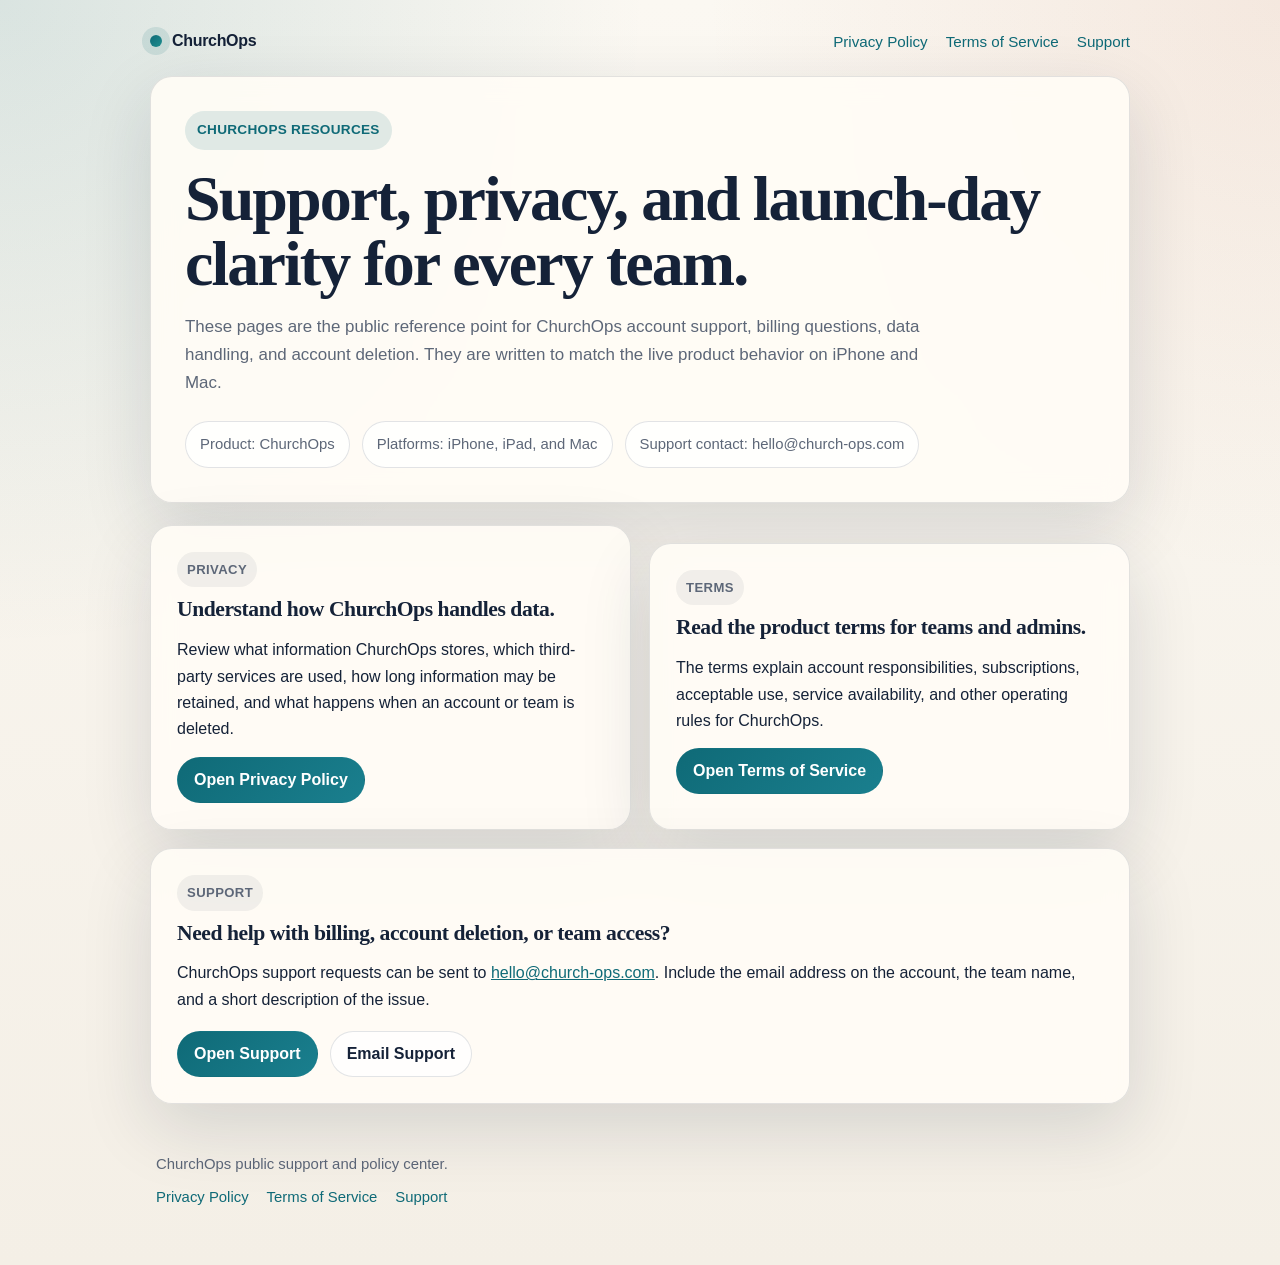
<file: index.html>
<!DOCTYPE html>
<html lang="en">
<head>
  <meta charset="utf-8">
  <meta name="viewport" content="width=device-width, initial-scale=1">
  <title>ChurchOps | Support and Policies</title>
  <meta name="description" content="ChurchOps support, privacy, and terms resources for iPhone and Mac users.">
  <link rel="stylesheet" href="/styles.css">
</head>
<body>
  <div class="page-shell">
    <div class="topbar">
      <a class="brand" href="/">
        <span class="brand-mark"></span>
        <span>ChurchOps</span>
      </a>
      <div class="top-links">
        <a href="/privacy.html">Privacy Policy</a>
        <a href="/terms.html">Terms of Service</a>
        <a href="/support.html">Support</a>
      </div>
    </div>

    <section class="hero">
      <div class="eyebrow">ChurchOps Resources</div>
      <h1>Support, privacy, and launch-day clarity for every team.</h1>
      <p class="lead">
        These pages are the public reference point for ChurchOps account support, billing questions,
        data handling, and account deletion. They are written to match the live product behavior on
        iPhone and Mac.
      </p>
      <div class="hero-meta">
        <div class="meta-chip">Product: ChurchOps</div>
        <div class="meta-chip">Platforms: iPhone, iPad, and Mac</div>
        <div class="meta-chip">Support contact: hello@church-ops.com</div>
      </div>
    </section>

    <div class="two-up">
      <article class="content-card">
        <div class="section-label">Privacy</div>
        <h2>Understand how ChurchOps handles data.</h2>
        <p>
          Review what information ChurchOps stores, which third-party services are used, how long
          information may be retained, and what happens when an account or team is deleted.
        </p>
        <p><a class="button-link primary" href="/privacy.html">Open Privacy Policy</a></p>
      </article>

      <article class="content-card">
        <div class="section-label">Terms</div>
        <h2>Read the product terms for teams and admins.</h2>
        <p>
          The terms explain account responsibilities, subscriptions, acceptable use, service
          availability, and other operating rules for ChurchOps.
        </p>
        <p><a class="button-link primary" href="/terms.html">Open Terms of Service</a></p>
      </article>
    </div>

    <article class="content-card" style="margin-top: 18px;">
      <div class="section-label">Support</div>
      <h2>Need help with billing, account deletion, or team access?</h2>
      <p>
        ChurchOps support requests can be sent to <a href="mailto:hello@church-ops.com">hello@church-ops.com</a>.
        Include the email address on the account, the team name, and a short description of the issue.
      </p>
      <div class="support-actions">
        <a class="button-link primary" href="/support.html">Open Support</a>
        <a class="button-link secondary" href="mailto:hello@church-ops.com">Email Support</a>
      </div>
    </article>

    <footer class="footer">
      <div>ChurchOps public support and policy center.</div>
      <div class="footer-links">
        <a href="/privacy.html">Privacy Policy</a>
        <a href="/terms.html">Terms of Service</a>
        <a href="/support.html">Support</a>
      </div>
    </footer>
  </div>
</body>
</html>
</file>
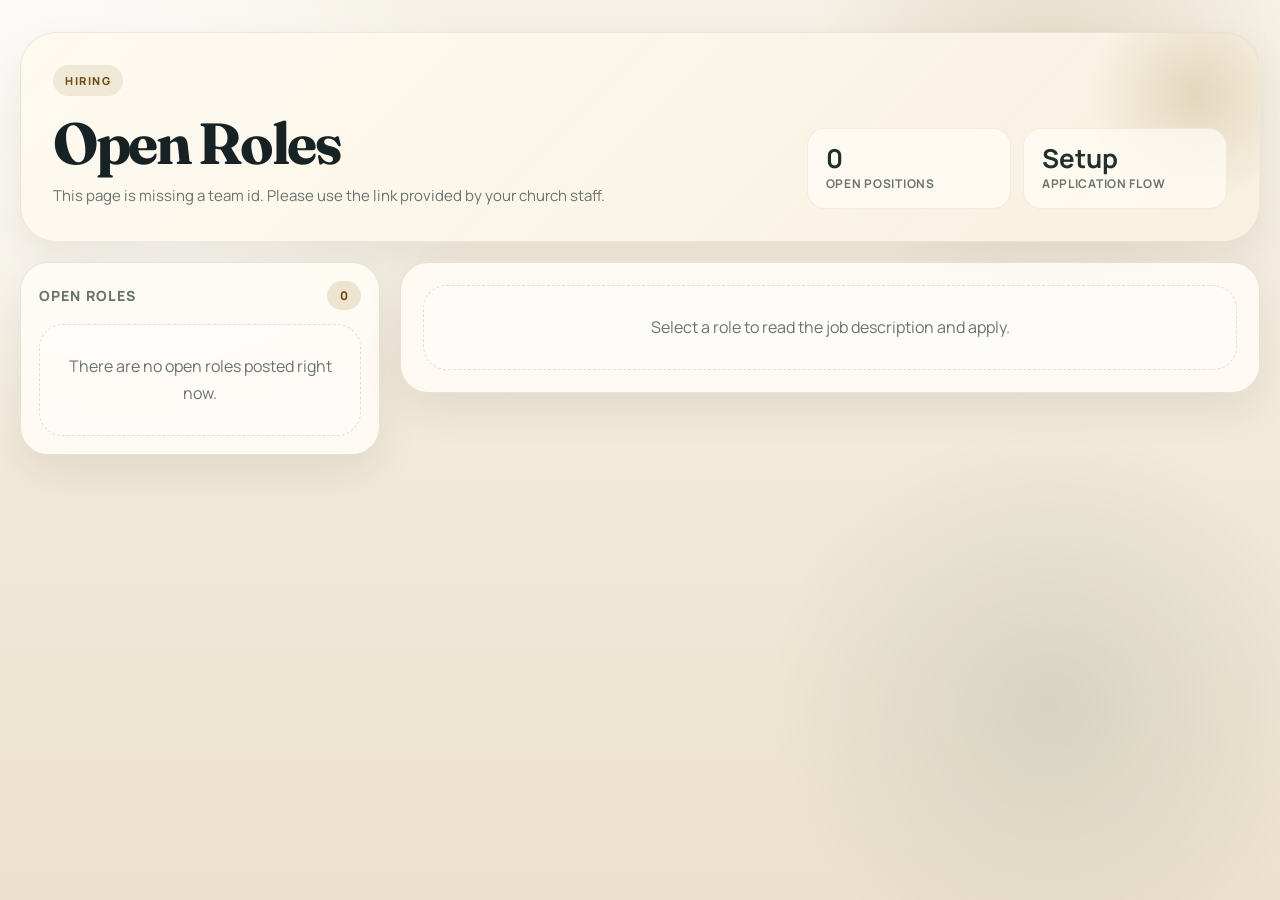
<file: jobs.html>
<!DOCTYPE html>
<html lang="en">
<head>
  <meta charset="UTF-8" />
  <title>Open Roles - ChurchOps</title>
  <meta name="viewport" content="width=device-width, initial-scale=1" />
  <link rel="preconnect" href="https://fonts.googleapis.com" />
  <link rel="preconnect" href="https://fonts.gstatic.com" crossorigin />
  <link
    href="https://fonts.googleapis.com/css2?family=Fraunces:opsz,wght@9..144,600;9..144,700&family=Manrope:wght@400;500;600;700;800&display=swap"
    rel="stylesheet"
  />
  <style>
    :root {
      --bg: #f4efe5;
      --bg-strong: #e6dcc8;
      --surface: rgba(255, 252, 246, 0.88);
      --surface-strong: #fffaf1;
      --surface-muted: #efe6d6;
      --border: rgba(101, 82, 44, 0.14);
      --text-main: #1e2a2a;
      --text-muted: #6a746f;
      --accent: #8f6a28;
      --accent-dark: #6d4d16;
      --accent-soft: rgba(143, 106, 40, 0.12);
      --success-bg: #e8f4ea;
      --success-border: #aac9b1;
      --success-text: #1f5d33;
      --danger-bg: #faece9;
      --danger-border: #e7b5ab;
      --danger-text: #8b3327;
      --shadow: 0 18px 40px rgba(47, 35, 14, 0.08);
      --radius-xl: 28px;
      --radius-lg: 22px;
      --radius-md: 16px;
      --radius-sm: 12px;
      --max-page: 1240px;
    }

    * {
      box-sizing: border-box;
    }

    html {
      background:
        radial-gradient(circle at top left, rgba(255, 255, 255, 0.7), transparent 30%),
        linear-gradient(180deg, #f6f1e6 0%, #ece1cd 100%);
    }

    body {
      margin: 0;
      min-height: 100vh;
      font-family: "Manrope", system-ui, sans-serif;
      color: var(--text-main);
      background: transparent;
    }

    body::before {
      content: "";
      position: fixed;
      inset: 0;
      background:
        radial-gradient(circle at 15% 20%, rgba(255, 255, 255, 0.6), transparent 22%),
        radial-gradient(circle at 82% 8%, rgba(143, 106, 40, 0.16), transparent 18%),
        radial-gradient(circle at 82% 78%, rgba(56, 91, 76, 0.12), transparent 22%);
      pointer-events: none;
    }

    .page {
      position: relative;
      width: min(calc(100% - 32px), var(--max-page));
      margin: 0 auto;
      padding: 32px 0 48px;
    }

    .hero {
      position: relative;
      overflow: hidden;
      border-radius: 36px;
      padding: 32px;
      margin-bottom: 20px;
      background:
        linear-gradient(135deg, rgba(255, 250, 241, 0.96), rgba(247, 239, 223, 0.92)),
        #fffaf1;
      border: 1px solid rgba(105, 84, 47, 0.1);
      box-shadow: var(--shadow);
    }

    .hero::after {
      content: "";
      position: absolute;
      right: -48px;
      top: -48px;
      width: 220px;
      height: 220px;
      border-radius: 50%;
      background: radial-gradient(circle, rgba(143, 106, 40, 0.2), transparent 70%);
      pointer-events: none;
    }

    .eyebrow {
      display: inline-flex;
      align-items: center;
      gap: 8px;
      padding: 8px 12px;
      border-radius: 999px;
      background: var(--accent-soft);
      color: var(--accent-dark);
      text-transform: uppercase;
      letter-spacing: 0.14em;
      font-size: 11px;
      font-weight: 800;
    }

    .hero-grid {
      position: relative;
      z-index: 1;
      display: grid;
      grid-template-columns: minmax(0, 1.4fr) minmax(240px, 0.8fr);
      gap: 18px;
      align-items: end;
      margin-top: 18px;
    }

    h1 {
      margin: 0 0 10px;
      font-family: "Fraunces", serif;
      font-size: clamp(34px, 5vw, 58px);
      line-height: 1.02;
      letter-spacing: -0.04em;
      color: #172225;
    }

    .hero-copy {
      margin: 0;
      max-width: 720px;
      color: var(--text-muted);
      font-size: 15px;
      line-height: 1.7;
    }

    .hero-stats {
      display: grid;
      grid-template-columns: repeat(2, minmax(0, 1fr));
      gap: 12px;
    }

    .hero-stat {
      padding: 16px 18px;
      border-radius: 18px;
      background: rgba(255, 252, 246, 0.72);
      border: 1px solid rgba(105, 84, 47, 0.08);
    }

    .hero-stat strong {
      display: block;
      font-size: 26px;
      line-height: 1;
      margin-bottom: 4px;
      color: #21302d;
    }

    .hero-stat span {
      display: block;
      font-size: 12px;
      letter-spacing: 0.06em;
      text-transform: uppercase;
      color: var(--text-muted);
      font-weight: 700;
    }

    .layout {
      display: grid;
      grid-template-columns: minmax(280px, 360px) minmax(0, 1fr);
      gap: 20px;
      align-items: start;
    }

    .panel {
      background: var(--surface);
      backdrop-filter: blur(16px);
      border-radius: var(--radius-xl);
      border: 1px solid var(--border);
      box-shadow: var(--shadow);
    }

    .jobs-panel {
      padding: 18px;
      position: sticky;
      top: 20px;
    }

    .panel-header {
      display: flex;
      justify-content: space-between;
      align-items: center;
      gap: 10px;
      margin-bottom: 14px;
    }

    .panel-title {
      margin: 0;
      font-size: 14px;
      letter-spacing: 0.08em;
      text-transform: uppercase;
      color: var(--text-muted);
      font-weight: 800;
    }

    .count-pill {
      display: inline-flex;
      align-items: center;
      justify-content: center;
      min-width: 34px;
      padding: 6px 10px;
      border-radius: 999px;
      background: #efe4cf;
      color: var(--accent-dark);
      font-size: 12px;
      font-weight: 800;
    }

    .jobs-list {
      display: flex;
      flex-direction: column;
      gap: 12px;
    }

    .job-card {
      border: 1px solid transparent;
      border-radius: 20px;
      padding: 18px 18px 16px;
      background: rgba(255, 255, 255, 0.58);
      cursor: pointer;
      transition: transform 0.16s ease, border-color 0.16s ease, box-shadow 0.16s ease, background 0.16s ease;
    }

    .job-card:hover {
      transform: translateY(-1px);
      border-color: rgba(143, 106, 40, 0.18);
      box-shadow: 0 16px 30px rgba(47, 35, 14, 0.06);
    }

    .job-card.is-selected {
      border-color: rgba(143, 106, 40, 0.34);
      background: #fff8ee;
      box-shadow: 0 18px 28px rgba(47, 35, 14, 0.08);
    }

    .job-card h2 {
      margin: 0 0 8px;
      font-size: 18px;
      line-height: 1.28;
      color: #1d2a2d;
    }

    .job-card-summary {
      margin: 0 0 12px;
      color: var(--text-muted);
      font-size: 13px;
      line-height: 1.6;
      display: -webkit-box;
      -webkit-line-clamp: 4;
      -webkit-box-orient: vertical;
      overflow: hidden;
    }

    .job-meta {
      display: flex;
      flex-wrap: wrap;
      gap: 8px;
    }

    .meta-chip {
      display: inline-flex;
      align-items: center;
      gap: 6px;
      padding: 7px 10px;
      border-radius: 999px;
      background: #f4ecdc;
      color: #5c5a49;
      font-size: 11px;
      font-weight: 800;
      letter-spacing: 0.04em;
      text-transform: uppercase;
    }

    .detail-panel {
      padding: 22px;
    }

    .detail-shell {
      display: none;
      animation: fade-slide 180ms ease;
    }

    .detail-shell.is-visible {
      display: block;
    }

    .detail-header {
      display: flex;
      flex-wrap: wrap;
      justify-content: space-between;
      gap: 16px;
      align-items: flex-start;
      margin-bottom: 18px;
    }

    .detail-header h2 {
      margin: 0 0 8px;
      font-family: "Fraunces", serif;
      font-size: clamp(28px, 3vw, 42px);
      line-height: 1.04;
      letter-spacing: -0.04em;
      color: #162225;
    }

    .detail-summary {
      margin: 0;
      max-width: 680px;
      color: var(--text-muted);
      font-size: 15px;
      line-height: 1.7;
    }

    .detail-grid {
      display: grid;
      grid-template-columns: minmax(0, 1.1fr) minmax(320px, 0.92fr);
      gap: 18px;
      align-items: start;
    }

    .content-card,
    .apply-card {
      background: rgba(255, 255, 255, 0.62);
      border: 1px solid rgba(105, 84, 47, 0.1);
      border-radius: 24px;
      padding: 22px;
    }

    .section-title {
      display: flex;
      align-items: center;
      gap: 8px;
      margin: 0 0 12px;
      font-size: 13px;
      text-transform: uppercase;
      letter-spacing: 0.12em;
      color: var(--accent-dark);
      font-weight: 800;
    }

    .prose {
      color: #334241;
      font-size: 15px;
      line-height: 1.8;
      white-space: pre-wrap;
    }

    .stack {
      display: flex;
      flex-direction: column;
      gap: 18px;
    }

    .bullet-list {
      margin: 0;
      padding-left: 18px;
      color: #334241;
      font-size: 15px;
      line-height: 1.8;
    }

    .bullet-list li + li {
      margin-top: 8px;
    }

    .field-grid {
      display: grid;
      grid-template-columns: repeat(2, minmax(0, 1fr));
      gap: 12px;
      margin-bottom: 12px;
    }

    .field {
      display: flex;
      flex-direction: column;
      gap: 6px;
      min-width: 0;
    }

    .field.full {
      grid-column: 1 / -1;
    }

    label {
      display: block;
      color: #273432;
      font-size: 13px;
      font-weight: 700;
    }

    label .req {
      color: #a14831;
    }

    input[type="text"],
    input[type="email"],
    input[type="tel"],
    textarea {
      width: 100%;
      border: 1px solid rgba(105, 84, 47, 0.16);
      border-radius: 14px;
      background: #fffdf8;
      color: var(--text-main);
      font: inherit;
      padding: 13px 14px;
      transition: border-color 0.16s ease, box-shadow 0.16s ease, transform 0.16s ease;
      resize: vertical;
      min-height: 52px;
    }

    textarea {
      min-height: 120px;
    }

    input:focus,
    textarea:focus {
      outline: none;
      border-color: rgba(143, 106, 40, 0.5);
      box-shadow: 0 0 0 4px rgba(143, 106, 40, 0.12);
      transform: translateY(-1px);
    }

    .file-field {
      display: flex;
      flex-direction: column;
      gap: 8px;
    }

    input[type="file"] {
      font: inherit;
      color: #4d5856;
    }

    .field-help {
      color: var(--text-muted);
      font-size: 12px;
      line-height: 1.5;
    }

    .banner {
      display: none;
      border-radius: 16px;
      padding: 14px 16px;
      margin-bottom: 14px;
      font-size: 14px;
      line-height: 1.6;
    }

    .banner.is-visible {
      display: block;
    }

    .banner.error {
      background: var(--danger-bg);
      border: 1px solid var(--danger-border);
      color: var(--danger-text);
    }

    .banner.success {
      background: var(--success-bg);
      border: 1px solid var(--success-border);
      color: var(--success-text);
    }

    .button-row {
      display: flex;
      align-items: center;
      justify-content: space-between;
      gap: 12px;
      margin-top: 18px;
    }

    .button-row .field-help {
      max-width: 280px;
    }

    .button-primary {
      appearance: none;
      border: none;
      border-radius: 999px;
      background: linear-gradient(135deg, var(--accent) 0%, var(--accent-dark) 100%);
      color: #fffdf8;
      font: inherit;
      font-weight: 800;
      padding: 13px 22px;
      cursor: pointer;
      box-shadow: 0 14px 22px rgba(88, 60, 14, 0.22);
      transition: transform 0.16s ease, box-shadow 0.16s ease, opacity 0.16s ease;
    }

    .button-primary:hover {
      transform: translateY(-1px);
      box-shadow: 0 18px 26px rgba(88, 60, 14, 0.26);
    }

    .button-primary:disabled {
      cursor: default;
      opacity: 0.6;
      transform: none;
      box-shadow: none;
    }

    .empty-state,
    .loading-state {
      border-radius: 24px;
      border: 1px dashed rgba(105, 84, 47, 0.18);
      padding: 28px;
      text-align: center;
      color: var(--text-muted);
      background: rgba(255, 255, 255, 0.42);
      line-height: 1.7;
    }

    .hidden {
      display: none !important;
    }

    @keyframes fade-slide {
      from {
        opacity: 0;
        transform: translateY(8px);
      }
      to {
        opacity: 1;
        transform: translateY(0);
      }
    }

    @media (max-width: 980px) {
      .hero-grid,
      .layout,
      .detail-grid {
        grid-template-columns: 1fr;
      }

      .jobs-panel {
        position: static;
      }
    }

    @media (max-width: 680px) {
      .page {
        width: min(calc(100% - 20px), var(--max-page));
        padding-top: 20px;
      }

      .hero,
      .detail-panel,
      .jobs-panel,
      .content-card,
      .apply-card {
        border-radius: 22px;
      }

      .hero {
        padding: 24px 20px;
      }

      .field-grid,
      .hero-stats {
        grid-template-columns: 1fr;
      }

      .button-row {
        flex-direction: column;
        align-items: stretch;
      }

      .button-row .field-help {
        max-width: none;
      }
    }
  </style>
</head>
<body>
  <div class="page">
    <section class="hero">
      <div class="eyebrow" id="boardBrandLabel">Hiring</div>
      <div class="hero-grid">
        <div>
          <h1 id="boardTitle">Open Roles</h1>
          <p class="hero-copy" id="boardSubtitle">
            Explore current openings and apply online for the role that fits you best.
          </p>
        </div>
        <div class="hero-stats">
          <div class="hero-stat">
            <strong id="heroJobCount">0</strong>
            <span>Open positions</span>
          </div>
          <div class="hero-stat">
            <strong id="heroReadyLabel">Live</strong>
            <span>Application flow</span>
          </div>
        </div>
      </div>
    </section>

    <div class="layout">
      <aside class="panel jobs-panel">
        <div class="panel-header">
          <h2 class="panel-title">Open roles</h2>
          <div class="count-pill" id="jobsCountPill">0</div>
        </div>
        <div id="jobsList" class="jobs-list"></div>
        <div id="jobsEmptyState" class="empty-state hidden">
          There are no open roles posted right now.
        </div>
      </aside>

      <main class="panel detail-panel">
        <div id="loadingState" class="loading-state">
          Loading current opportunities…
        </div>

        <div id="disabledState" class="empty-state hidden">
          This jobs board is currently unavailable.
        </div>

        <div id="noSelectionState" class="empty-state hidden">
          Select a role to read the job description and apply.
        </div>

        <div id="jobDetail" class="detail-shell">
          <div class="detail-header">
            <div>
              <h2 id="jobTitle"></h2>
              <p class="detail-summary" id="jobSummary"></p>
            </div>
            <div class="job-meta" id="jobMeta"></div>
          </div>

          <div class="detail-grid">
            <section class="content-card stack">
              <div>
                <h3 class="section-title">Role overview</h3>
                <div class="prose" id="jobOverview"></div>
              </div>

              <div id="scheduleSection" class="hidden">
                <h3 class="section-title">Schedule</h3>
                <div class="prose" id="jobSchedule"></div>
              </div>

              <div id="responsibilitiesSection" class="hidden">
                <h3 class="section-title">Responsibilities</h3>
                <ul class="bullet-list" id="jobResponsibilities"></ul>
              </div>

              <div id="requirementsSection" class="hidden">
                <h3 class="section-title">Requirements</h3>
                <ul class="bullet-list" id="jobRequirements"></ul>
              </div>
            </section>

            <section class="apply-card">
              <h3 class="section-title">Apply now</h3>
              <div id="errorBanner" class="banner error"></div>
              <div id="successBanner" class="banner success"></div>

              <form id="applicationForm" novalidate>
                <div class="field-grid">
                  <div class="field">
                    <label for="applicantName">Full name <span class="req">*</span></label>
                    <input id="applicantName" type="text" autocomplete="name" required />
                  </div>
                  <div class="field">
                    <label for="applicantEmail">Email <span class="req">*</span></label>
                    <input id="applicantEmail" type="email" autocomplete="email" required />
                  </div>
                  <div class="field">
                    <label for="applicantPhone">Phone <span class="req">*</span></label>
                    <input id="applicantPhone" type="tel" inputmode="numeric" autocomplete="tel-national" placeholder="423-555-0107" maxlength="14" required />
                  </div>
                  <div class="field full">
                    <label for="availability">Availability <span class="req">*</span></label>
                    <textarea
                      id="availability"
                      placeholder="Share your typical availability, your preferred schedule, and when you could start."
                      required
                    ></textarea>
                  </div>
                  <div class="field full">
                    <label for="references">References <span class="req">*</span></label>
                    <textarea
                      id="references"
                      placeholder="List references with names, relationship, and phone or email contact info."
                      required
                    ></textarea>
                  </div>
                  <div class="field full file-field">
                    <label for="resumeFile">Resume <span class="req">*</span></label>
                    <input id="resumeFile" type="file" accept=".pdf,.doc,.docx,application/pdf,application/msword,application/vnd.openxmlformats-officedocument.wordprocessingml.document" required />
                    <div class="field-help">Upload a PDF, DOC, or DOCX file up to 10 MB.</div>
                  </div>
                </div>

                <div class="button-row">
                  <div class="field-help">
                    Your application is tied to this specific role. Once you submit, a confirmation email will be sent when available.
                  </div>
                  <button id="submitButton" class="button-primary" type="submit">Submit Application</button>
                </div>
              </form>
            </section>
          </div>
        </div>
      </main>
    </div>
  </div>

  <script>
    (function () {
      const BOARD_ENDPOINT = "https://us-central1-crswlkoperations.cloudfunctions.net/getPublicJobsBoard";
      const SUBMIT_ENDPOINT = "https://us-central1-crswlkoperations.cloudfunctions.net/submitJobApplication";
      const UPLOAD_ENDPOINT = "https://us-central1-crswlkoperations.cloudfunctions.net/uploadJobResume";

      const params = new URLSearchParams(window.location.search);
      const teamId = (params.get("teamId") || "").trim();
      const requestedSlug = (params.get("job") || "").trim().toLowerCase();

      const dom = {
        boardBrandLabel: document.getElementById("boardBrandLabel"),
        boardTitle: document.getElementById("boardTitle"),
        boardSubtitle: document.getElementById("boardSubtitle"),
        heroJobCount: document.getElementById("heroJobCount"),
        heroReadyLabel: document.getElementById("heroReadyLabel"),
        jobsCountPill: document.getElementById("jobsCountPill"),
        jobsList: document.getElementById("jobsList"),
        jobsEmptyState: document.getElementById("jobsEmptyState"),
        loadingState: document.getElementById("loadingState"),
        disabledState: document.getElementById("disabledState"),
        noSelectionState: document.getElementById("noSelectionState"),
        jobDetail: document.getElementById("jobDetail"),
        jobTitle: document.getElementById("jobTitle"),
        jobSummary: document.getElementById("jobSummary"),
        jobMeta: document.getElementById("jobMeta"),
        jobOverview: document.getElementById("jobOverview"),
        scheduleSection: document.getElementById("scheduleSection"),
        jobSchedule: document.getElementById("jobSchedule"),
        responsibilitiesSection: document.getElementById("responsibilitiesSection"),
        jobResponsibilities: document.getElementById("jobResponsibilities"),
        requirementsSection: document.getElementById("requirementsSection"),
        jobRequirements: document.getElementById("jobRequirements"),
        errorBanner: document.getElementById("errorBanner"),
        successBanner: document.getElementById("successBanner"),
        form: document.getElementById("applicationForm"),
        submitButton: document.getElementById("submitButton"),
        applicantName: document.getElementById("applicantName"),
        applicantEmail: document.getElementById("applicantEmail"),
        applicantPhone: document.getElementById("applicantPhone"),
        availability: document.getElementById("availability"),
        references: document.getElementById("references"),
        resumeFile: document.getElementById("resumeFile")
      };

      let boardDisabled = false;
      let jobs = [];
      let selectedJob = null;

      function formatLabel(value) {
        return String(value || "")
          .replace(/_/g, " ")
          .replace(/\b\w/g, function (match) { return match.toUpperCase(); });
      }

      function phoneDigits(value) {
        return String(value || "").replace(/\D+/g, "").slice(0, 10);
      }

      function formatPhoneNumber(value) {
        const digits = phoneDigits(value);
        if (digits.length <= 3) return digits;
        if (digits.length <= 6) return digits.slice(0, 3) + "-" + digits.slice(3);
        return digits.slice(0, 3) + "-" + digits.slice(3, 6) + "-" + digits.slice(6);
      }

      function hasValidPhoneNumber(value) {
        return phoneDigits(value).length === 10;
      }

      function readFileAsBase64(file) {
        return new Promise(function (resolve, reject) {
          const reader = new FileReader();
          reader.onerror = function () {
            reject(new Error("Unable to read the resume file."));
          };
          reader.onload = function () {
            const result = String(reader.result || "");
            const commaIndex = result.indexOf(",");
            resolve(commaIndex >= 0 ? result.slice(commaIndex + 1) : result);
          };
          reader.readAsDataURL(file);
        });
      }

      function showError(message) {
        dom.errorBanner.textContent = message;
        dom.errorBanner.classList.add("is-visible");
        dom.successBanner.classList.remove("is-visible");
      }

      function showSuccess(message) {
        dom.successBanner.textContent = message;
        dom.successBanner.classList.add("is-visible");
        dom.errorBanner.classList.remove("is-visible");
      }

      function clearMessages() {
        dom.errorBanner.classList.remove("is-visible");
        dom.successBanner.classList.remove("is-visible");
      }

      function setPrimaryState(state) {
        dom.loadingState.classList.toggle("hidden", state !== "loading");
        dom.disabledState.classList.toggle("hidden", state !== "disabled");
        dom.noSelectionState.classList.toggle("hidden", state !== "empty");
        dom.jobDetail.classList.toggle("is-visible", state === "detail");
      }

      function buildMetaChip(label) {
        const div = document.createElement("div");
        div.className = "meta-chip";
        div.textContent = label;
        return div;
      }

      function renderMeta(job) {
        dom.jobMeta.innerHTML = "";
        const chips = [];
        if (job.department) chips.push(job.department);
        if (job.locationName) chips.push(job.locationName);
        if (job.employmentType) chips.push(formatLabel(job.employmentType));
        if (job.workplaceType) chips.push(formatLabel(job.workplaceType));
        if (job.compensationSummary) chips.push(job.compensationSummary);

        chips.forEach(function (item) {
          dom.jobMeta.appendChild(buildMetaChip(item));
        });
      }

      function renderBulletList(element, items, wrapper) {
        element.innerHTML = "";
        const list = Array.isArray(items) ? items.filter(Boolean) : [];
        wrapper.classList.toggle("hidden", list.length === 0);
        list.forEach(function (item) {
          const li = document.createElement("li");
          li.textContent = item;
          element.appendChild(li);
        });
      }

      function renderJobsList() {
        dom.jobsList.innerHTML = "";
        dom.jobsCountPill.textContent = String(jobs.length);
        dom.heroJobCount.textContent = String(jobs.length);
        dom.jobsEmptyState.classList.toggle("hidden", jobs.length !== 0);

        jobs.forEach(function (job) {
          const button = document.createElement("button");
          button.type = "button";
          button.className = "job-card" + (selectedJob && selectedJob.id === job.id ? " is-selected" : "");

          const title = document.createElement("h2");
          title.textContent = job.title;
          button.appendChild(title);

          const summary = document.createElement("p");
          summary.className = "job-card-summary";
          summary.textContent = job.summary || "View the full job description and apply online.";
          button.appendChild(summary);

          const meta = document.createElement("div");
          meta.className = "job-meta";
          [job.department, job.locationName, job.employmentType && formatLabel(job.employmentType)].filter(Boolean).slice(0, 3).forEach(function (item) {
            meta.appendChild(buildMetaChip(item));
          });
          button.appendChild(meta);

          button.addEventListener("click", function () {
            selectJob(job);
          });

          dom.jobsList.appendChild(button);
        });
      }

      function updateUrl(job) {
        if (!window.history || !window.history.replaceState) return;
        const next = new URL(window.location.href);
        if (job && job.slug) {
          next.searchParams.set("job", job.slug);
        } else {
          next.searchParams.delete("job");
        }
        window.history.replaceState({}, "", next.toString());
      }

      function selectJob(job) {
        selectedJob = job || null;
        renderJobsList();

        if (!selectedJob) {
          if (boardDisabled) {
            setPrimaryState("disabled");
          } else {
            setPrimaryState("empty");
          }
          updateUrl(null);
          return;
        }

        clearMessages();
        dom.jobTitle.textContent = selectedJob.title || "Open role";
        dom.jobSummary.textContent = selectedJob.summary || "Review the role details and submit your application.";
        dom.jobOverview.textContent = selectedJob.overview || "";
        dom.jobSchedule.textContent = selectedJob.scheduleNotes || "";
        dom.scheduleSection.classList.toggle("hidden", !selectedJob.scheduleNotes);
        renderMeta(selectedJob);
        renderBulletList(dom.jobResponsibilities, selectedJob.responsibilities, dom.responsibilitiesSection);
        renderBulletList(dom.jobRequirements, selectedJob.requirements, dom.requirementsSection);
        dom.form.reset();
        setPrimaryState("detail");
        updateUrl(selectedJob);
      }

      function validateResumeFile(file) {
        if (!file) {
          return "Please upload your resume.";
        }
        if (!detectResumeContentType(file)) {
          return "Please upload a PDF, DOC, or DOCX resume.";
        }
        if (file.size > 10 * 1024 * 1024) {
          return "Please upload a resume under 10 MB.";
        }
        return "";
      }

      function detectResumeContentType(file) {
        const explicitType = String((file && file.type) || "").toLowerCase();
        if (explicitType === "application/pdf"
          || explicitType === "application/msword"
          || explicitType === "application/vnd.openxmlformats-officedocument.wordprocessingml.document") {
          return explicitType;
        }

        const name = String((file && file.name) || "").toLowerCase();
        if (name.endsWith(".pdf")) return "application/pdf";
        if (name.endsWith(".doc")) return "application/msword";
        if (name.endsWith(".docx")) return "application/vnd.openxmlformats-officedocument.wordprocessingml.document";
        return "";
      }

      async function uploadResume(file) {
        const requestId = "job_" + Date.now() + "_" + Math.random().toString(36).slice(2, 10);
        const fileDataBase64 = await readFileAsBase64(file);
        const response = await fetch(UPLOAD_ENDPOINT, {
          method: "POST",
          headers: { "Content-Type": "application/json" },
          body: JSON.stringify({
            teamId: teamId,
            clientRequestId: requestId,
            fileName: file.name || "resume",
            contentType: detectResumeContentType(file),
            fileDataBase64: fileDataBase64
          })
        });
        const data = await response.json().catch(function () { return {}; });
        if (!response.ok) {
          throw new Error(data.error || "Unable to upload your resume.");
        }
        return {
          filePath: data.resumePath,
          requestId: data.clientRequestId || requestId
        };
      }

      async function loadJobsBoard() {
        if (!teamId) {
          dom.boardSubtitle.textContent = "This page is missing a team id. Please use the link provided by your church staff.";
          dom.heroReadyLabel.textContent = "Setup";
          setPrimaryState("empty");
          dom.jobsEmptyState.classList.remove("hidden");
          dom.jobsList.innerHTML = "";
          dom.loadingState.classList.add("hidden");
          return;
        }

        try {
          const response = await fetch(BOARD_ENDPOINT, {
            method: "POST",
            headers: { "Content-Type": "application/json" },
            body: JSON.stringify({ teamId: teamId })
          });
          const data = await response.json().catch(function () { return {}; });

          if (!response.ok) {
            throw new Error(data.error || "Unable to load open roles.");
          }

          const board = data.board || {};
          boardDisabled = data.disabled === true;
          jobs = Array.isArray(data.jobs) ? data.jobs : [];

          dom.boardBrandLabel.textContent = board.publicBrandLabel || "Hiring";
          dom.boardTitle.textContent = board.publicTitle || "Open Roles";
          dom.boardSubtitle.textContent = board.publicSubtitle || "Explore current openings and apply online for the role that fits you best.";
          dom.heroReadyLabel.textContent = boardDisabled ? "Paused" : "Live";

          renderJobsList();

          if (boardDisabled) {
            selectJob(null);
            setPrimaryState("disabled");
            return;
          }

          if (!jobs.length) {
            selectJob(null);
            setPrimaryState("empty");
            return;
          }

          const match = jobs.find(function (job) {
            return String(job.slug || "").toLowerCase() === requestedSlug;
          });
          selectJob(match || jobs[0]);
        } catch (err) {
          console.error("loadJobsBoard error", err);
          dom.boardSubtitle.textContent = "We could not load the current opportunities right now. Please try again shortly.";
          dom.heroReadyLabel.textContent = "Offline";
          setPrimaryState("empty");
        } finally {
          dom.loadingState.classList.add("hidden");
        }
      }

      dom.form.addEventListener("submit", async function (event) {
        event.preventDefault();
        clearMessages();

        if (!teamId) {
          showError("This page is missing the team id. Please use the link provided by your church staff.");
          return;
        }
        if (!selectedJob) {
          showError("Select a role before submitting your application.");
          return;
        }

        const applicantName = dom.applicantName.value.trim();
        const applicantEmail = dom.applicantEmail.value.trim();
        const applicantPhone = formatPhoneNumber(dom.applicantPhone.value);
        const availability = dom.availability.value.trim();
        const references = dom.references.value.trim();
        const file = dom.resumeFile.files && dom.resumeFile.files[0] ? dom.resumeFile.files[0] : null;

        if (!applicantName) {
          showError("Please enter your full name.");
          return;
        }
        if (!applicantEmail || applicantEmail.indexOf("@") === -1) {
          showError("Please enter a valid email address.");
          return;
        }
        if (!hasValidPhoneNumber(applicantPhone)) {
          showError("Please enter a valid phone number.");
          return;
        }
        if (!availability) {
          showError("Please share your availability.");
          return;
        }
        if (!references) {
          showError("Please include your references.");
          return;
        }

        const fileError = validateResumeFile(file);
        if (fileError) {
          showError(fileError);
          return;
        }

        dom.submitButton.disabled = true;

        try {
          const upload = await uploadResume(file);
          const response = await fetch(SUBMIT_ENDPOINT, {
            method: "POST",
            headers: { "Content-Type": "application/json" },
            body: JSON.stringify({
              teamId: teamId,
              jobId: selectedJob.id,
              applicantName: applicantName,
              applicantEmail: applicantEmail,
              applicantPhone: applicantPhone,
              availability: availability,
              references: references,
              resumePath: upload.filePath,
              clientRequestId: upload.requestId
            })
          });

          const data = await response.json().catch(function () { return {}; });
          if (!response.ok) {
            throw new Error(data.error || "Unable to submit your application.");
          }

          dom.form.reset();
          dom.applicantPhone.value = "";
          showSuccess(
            data.confirmationEmailSent === false
              ? "Your application was submitted successfully."
              : "Your application was submitted successfully. Check your email for confirmation."
          );
        } catch (err) {
          console.error("submit application error", err);
          showError(err && err.message ? err.message : "Unable to submit your application right now.");
        } finally {
          dom.submitButton.disabled = false;
        }
      });

      dom.applicantPhone.addEventListener("input", function () {
        dom.applicantPhone.value = formatPhoneNumber(dom.applicantPhone.value);
      });

      loadJobsBoard();
    })();
  </script>
</body>
</html>
</file>
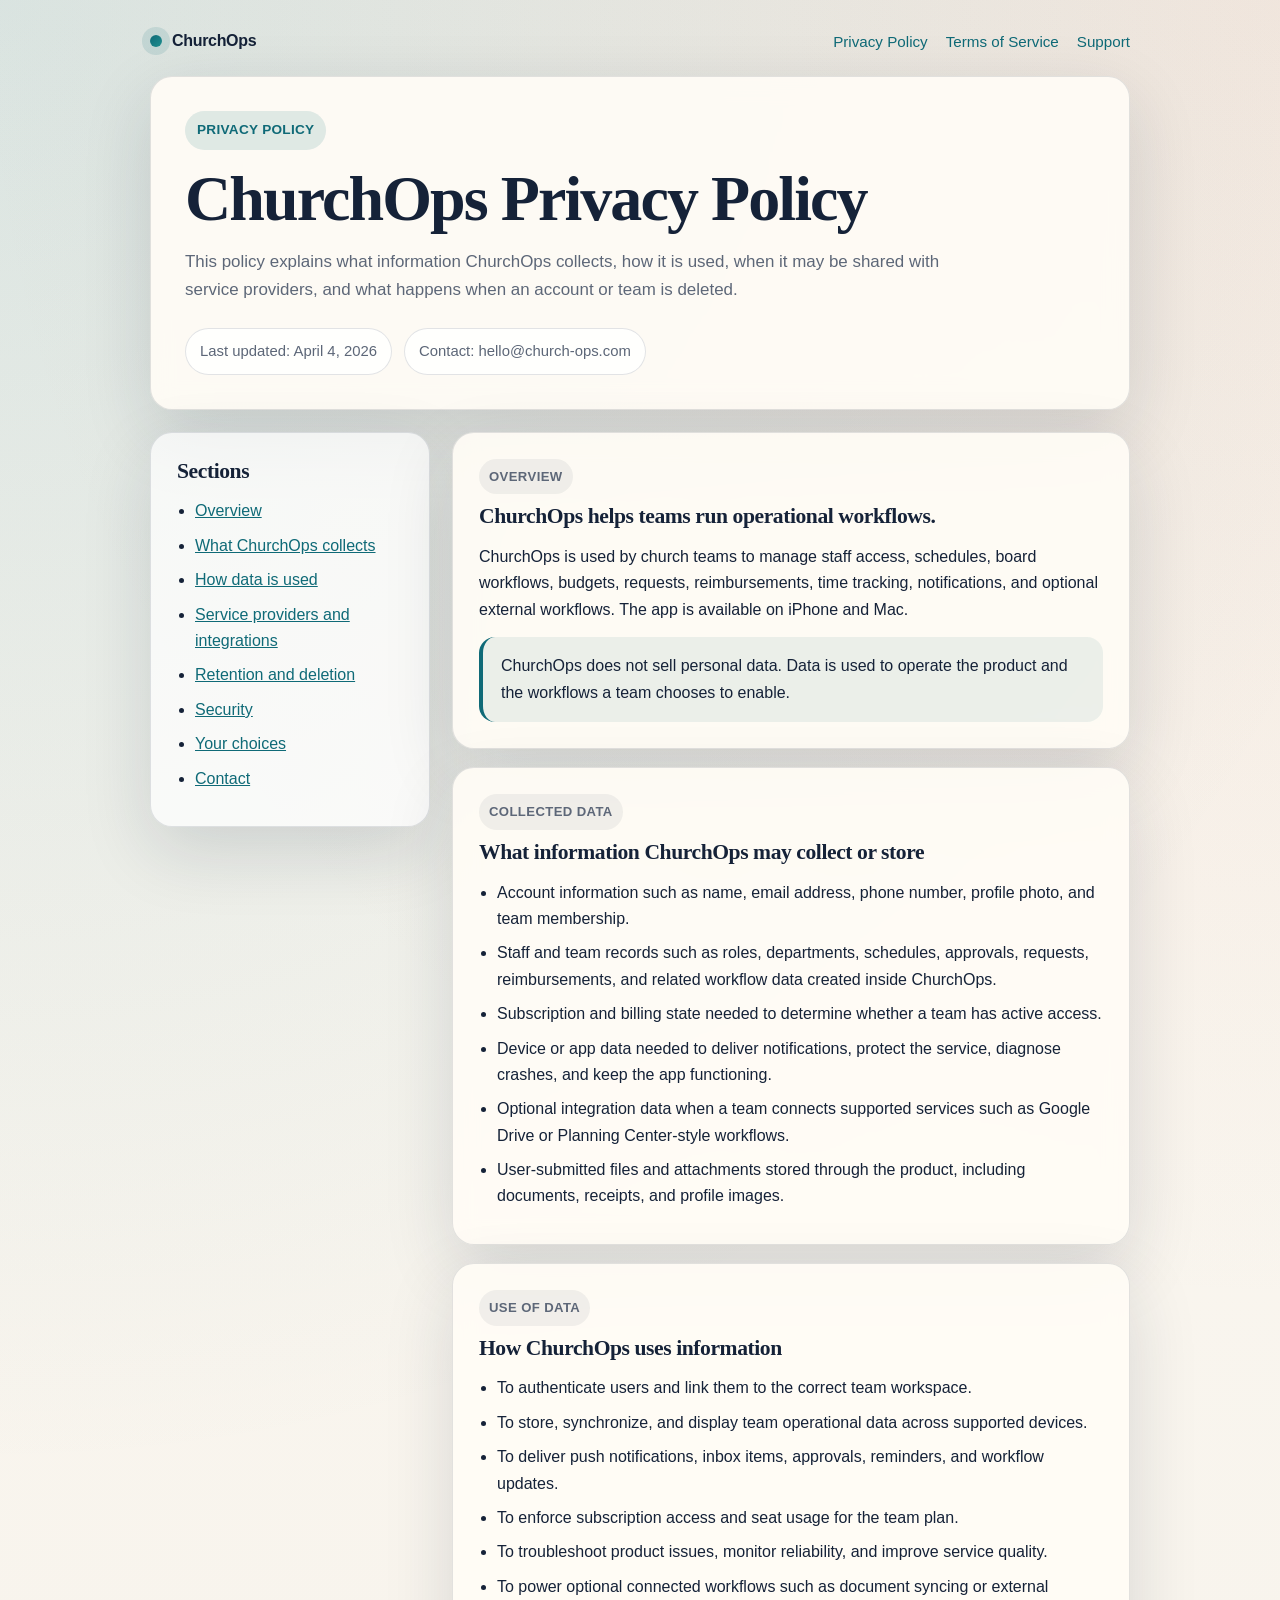
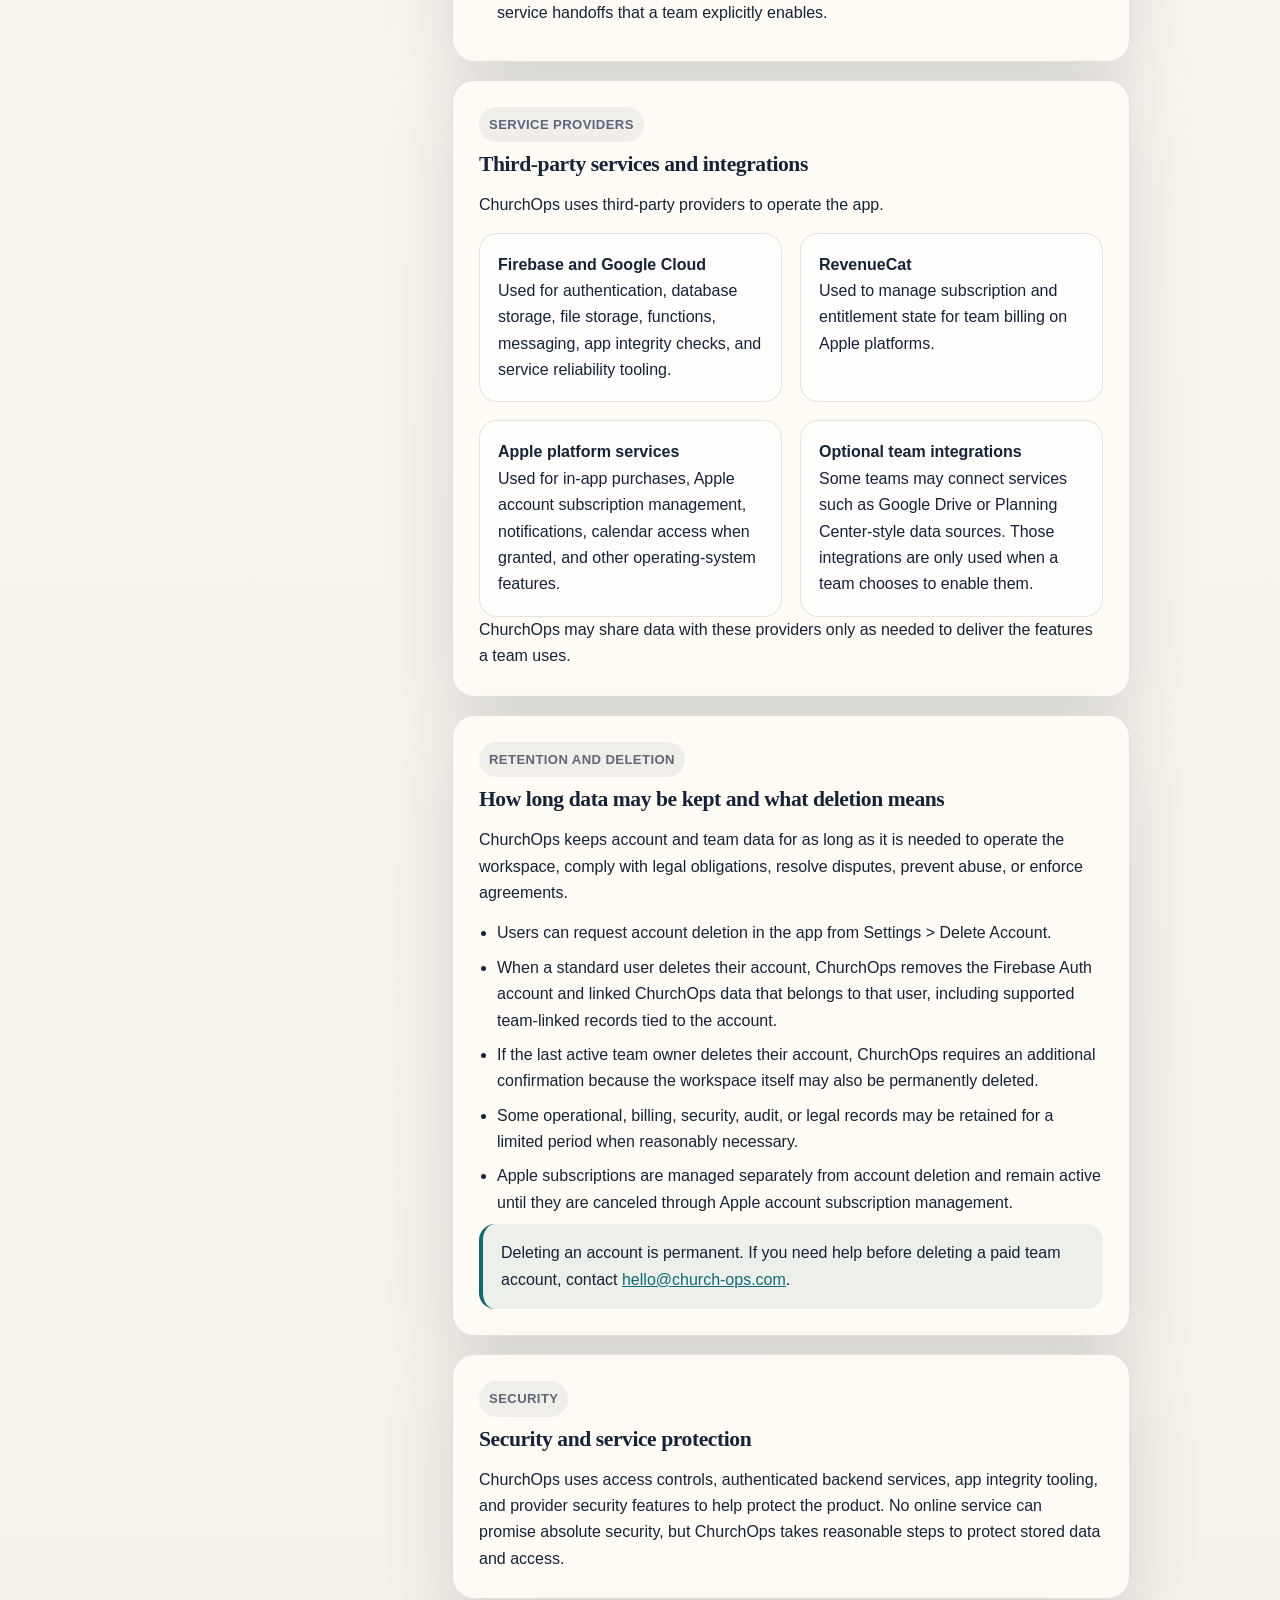
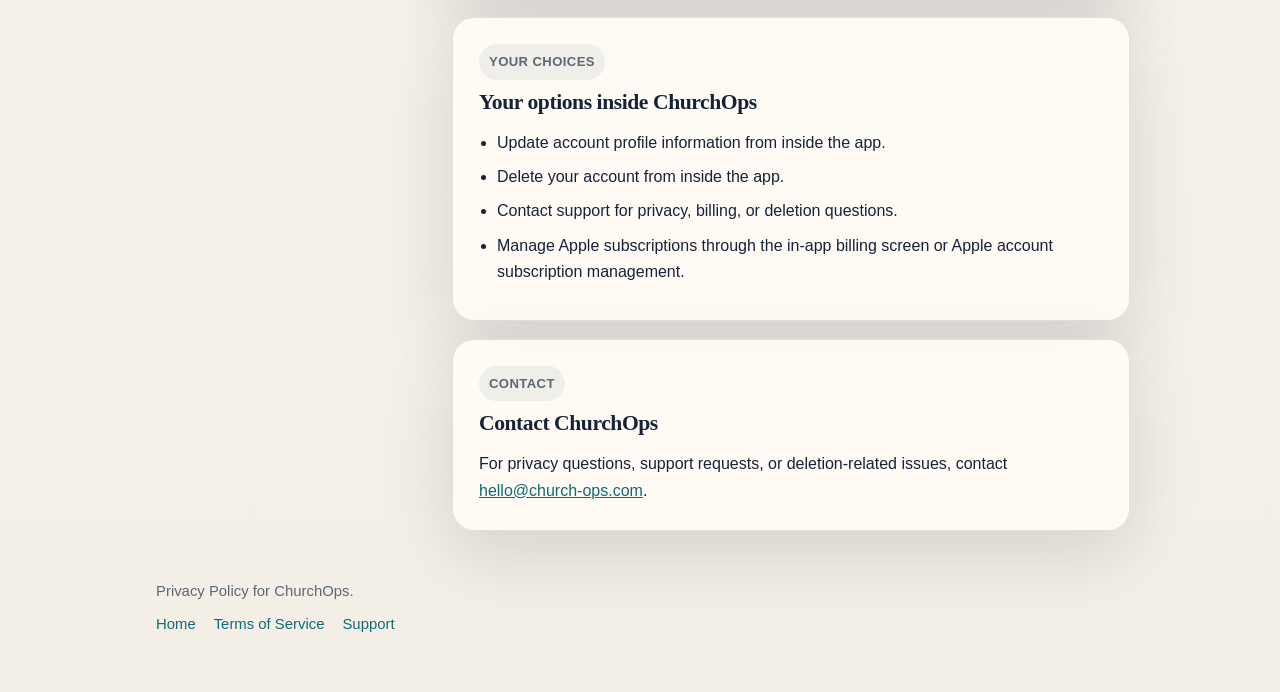
<file: privacy.html>
<!DOCTYPE html>
<html lang="en">
<head>
  <meta charset="utf-8">
  <meta name="viewport" content="width=device-width, initial-scale=1">
  <title>ChurchOps | Privacy Policy</title>
  <meta name="description" content="ChurchOps privacy policy for account data, team data, subscriptions, and account deletion.">
  <link rel="stylesheet" href="/styles.css">
</head>
<body>
  <div class="page-shell">
    <div class="topbar">
      <a class="brand" href="/">
        <span class="brand-mark"></span>
        <span>ChurchOps</span>
      </a>
      <div class="top-links">
        <a href="/privacy.html">Privacy Policy</a>
        <a href="/terms.html">Terms of Service</a>
        <a href="/support.html">Support</a>
      </div>
    </div>

    <section class="hero">
      <div class="eyebrow">Privacy Policy</div>
      <h1>ChurchOps Privacy Policy</h1>
      <p class="lead">
        This policy explains what information ChurchOps collects, how it is used, when it may be
        shared with service providers, and what happens when an account or team is deleted.
      </p>
      <div class="hero-meta">
        <div class="meta-chip">Last updated: April 4, 2026</div>
        <div class="meta-chip">Contact: hello@church-ops.com</div>
      </div>
    </section>

    <div class="grid">
      <aside class="nav-card">
        <h2>Sections</h2>
        <ul>
          <li><a href="#overview">Overview</a></li>
          <li><a href="#collect">What ChurchOps collects</a></li>
          <li><a href="#use">How data is used</a></li>
          <li><a href="#providers">Service providers and integrations</a></li>
          <li><a href="#retention">Retention and deletion</a></li>
          <li><a href="#security">Security</a></li>
          <li><a href="#rights">Your choices</a></li>
          <li><a href="#contact">Contact</a></li>
        </ul>
      </aside>

      <main>
        <article class="content-card" id="overview">
          <div class="section-label">Overview</div>
          <h2>ChurchOps helps teams run operational workflows.</h2>
          <p>
            ChurchOps is used by church teams to manage staff access, schedules, board workflows,
            budgets, requests, reimbursements, time tracking, notifications, and optional external
            workflows. The app is available on iPhone and Mac.
          </p>
          <div class="callout">
            ChurchOps does not sell personal data. Data is used to operate the product and the
            workflows a team chooses to enable.
          </div>
        </article>

        <article class="content-card" id="collect">
          <div class="section-label">Collected Data</div>
          <h2>What information ChurchOps may collect or store</h2>
          <ul>
            <li>Account information such as name, email address, phone number, profile photo, and team membership.</li>
            <li>Staff and team records such as roles, departments, schedules, approvals, requests, reimbursements, and related workflow data created inside ChurchOps.</li>
            <li>Subscription and billing state needed to determine whether a team has active access.</li>
            <li>Device or app data needed to deliver notifications, protect the service, diagnose crashes, and keep the app functioning.</li>
            <li>Optional integration data when a team connects supported services such as Google Drive or Planning Center-style workflows.</li>
            <li>User-submitted files and attachments stored through the product, including documents, receipts, and profile images.</li>
          </ul>
        </article>

        <article class="content-card" id="use">
          <div class="section-label">Use of Data</div>
          <h2>How ChurchOps uses information</h2>
          <ul>
            <li>To authenticate users and link them to the correct team workspace.</li>
            <li>To store, synchronize, and display team operational data across supported devices.</li>
            <li>To deliver push notifications, inbox items, approvals, reminders, and workflow updates.</li>
            <li>To enforce subscription access and seat usage for the team plan.</li>
            <li>To troubleshoot product issues, monitor reliability, and improve service quality.</li>
            <li>To power optional connected workflows such as document syncing or external service handoffs that a team explicitly enables.</li>
          </ul>
        </article>

        <article class="content-card" id="providers">
          <div class="section-label">Service Providers</div>
          <h2>Third-party services and integrations</h2>
          <p>ChurchOps uses third-party providers to operate the app.</p>
          <div class="two-up">
            <div class="mini-card">
              <strong>Firebase and Google Cloud</strong>
              <p>
                Used for authentication, database storage, file storage, functions, messaging, app
                integrity checks, and service reliability tooling.
              </p>
            </div>
            <div class="mini-card">
              <strong>RevenueCat</strong>
              <p>
                Used to manage subscription and entitlement state for team billing on Apple platforms.
              </p>
            </div>
            <div class="mini-card">
              <strong>Apple platform services</strong>
              <p>
                Used for in-app purchases, Apple account subscription management, notifications,
                calendar access when granted, and other operating-system features.
              </p>
            </div>
            <div class="mini-card">
              <strong>Optional team integrations</strong>
              <p>
                Some teams may connect services such as Google Drive or Planning Center-style data
                sources. Those integrations are only used when a team chooses to enable them.
              </p>
            </div>
          </div>
          <p>
            ChurchOps may share data with these providers only as needed to deliver the features a
            team uses.
          </p>
        </article>

        <article class="content-card" id="retention">
          <div class="section-label">Retention and Deletion</div>
          <h2>How long data may be kept and what deletion means</h2>
          <p>
            ChurchOps keeps account and team data for as long as it is needed to operate the
            workspace, comply with legal obligations, resolve disputes, prevent abuse, or enforce
            agreements.
          </p>
          <ul>
            <li>Users can request account deletion in the app from Settings &gt; Delete Account.</li>
            <li>When a standard user deletes their account, ChurchOps removes the Firebase Auth account and linked ChurchOps data that belongs to that user, including supported team-linked records tied to the account.</li>
            <li>If the last active team owner deletes their account, ChurchOps requires an additional confirmation because the workspace itself may also be permanently deleted.</li>
            <li>Some operational, billing, security, audit, or legal records may be retained for a limited period when reasonably necessary.</li>
            <li>Apple subscriptions are managed separately from account deletion and remain active until they are canceled through Apple account subscription management.</li>
          </ul>
          <div class="callout">
            Deleting an account is permanent. If you need help before deleting a paid team account,
            contact <a href="mailto:hello@church-ops.com">hello@church-ops.com</a>.
          </div>
        </article>

        <article class="content-card" id="security">
          <div class="section-label">Security</div>
          <h2>Security and service protection</h2>
          <p>
            ChurchOps uses access controls, authenticated backend services, app integrity tooling,
            and provider security features to help protect the product. No online service can promise
            absolute security, but ChurchOps takes reasonable steps to protect stored data and access.
          </p>
        </article>

        <article class="content-card" id="rights">
          <div class="section-label">Your Choices</div>
          <h2>Your options inside ChurchOps</h2>
          <ul>
            <li>Update account profile information from inside the app.</li>
            <li>Delete your account from inside the app.</li>
            <li>Contact support for privacy, billing, or deletion questions.</li>
            <li>Manage Apple subscriptions through the in-app billing screen or Apple account subscription management.</li>
          </ul>
        </article>

        <article class="content-card" id="contact">
          <div class="section-label">Contact</div>
          <h2>Contact ChurchOps</h2>
          <p>
            For privacy questions, support requests, or deletion-related issues, contact
            <a href="mailto:hello@church-ops.com">hello@church-ops.com</a>.
          </p>
        </article>
      </main>
    </div>

    <footer class="footer">
      <div>Privacy Policy for ChurchOps.</div>
      <div class="footer-links">
        <a href="/">Home</a>
        <a href="/terms.html">Terms of Service</a>
        <a href="/support.html">Support</a>
      </div>
    </footer>
  </div>
</body>
</html>
</file>
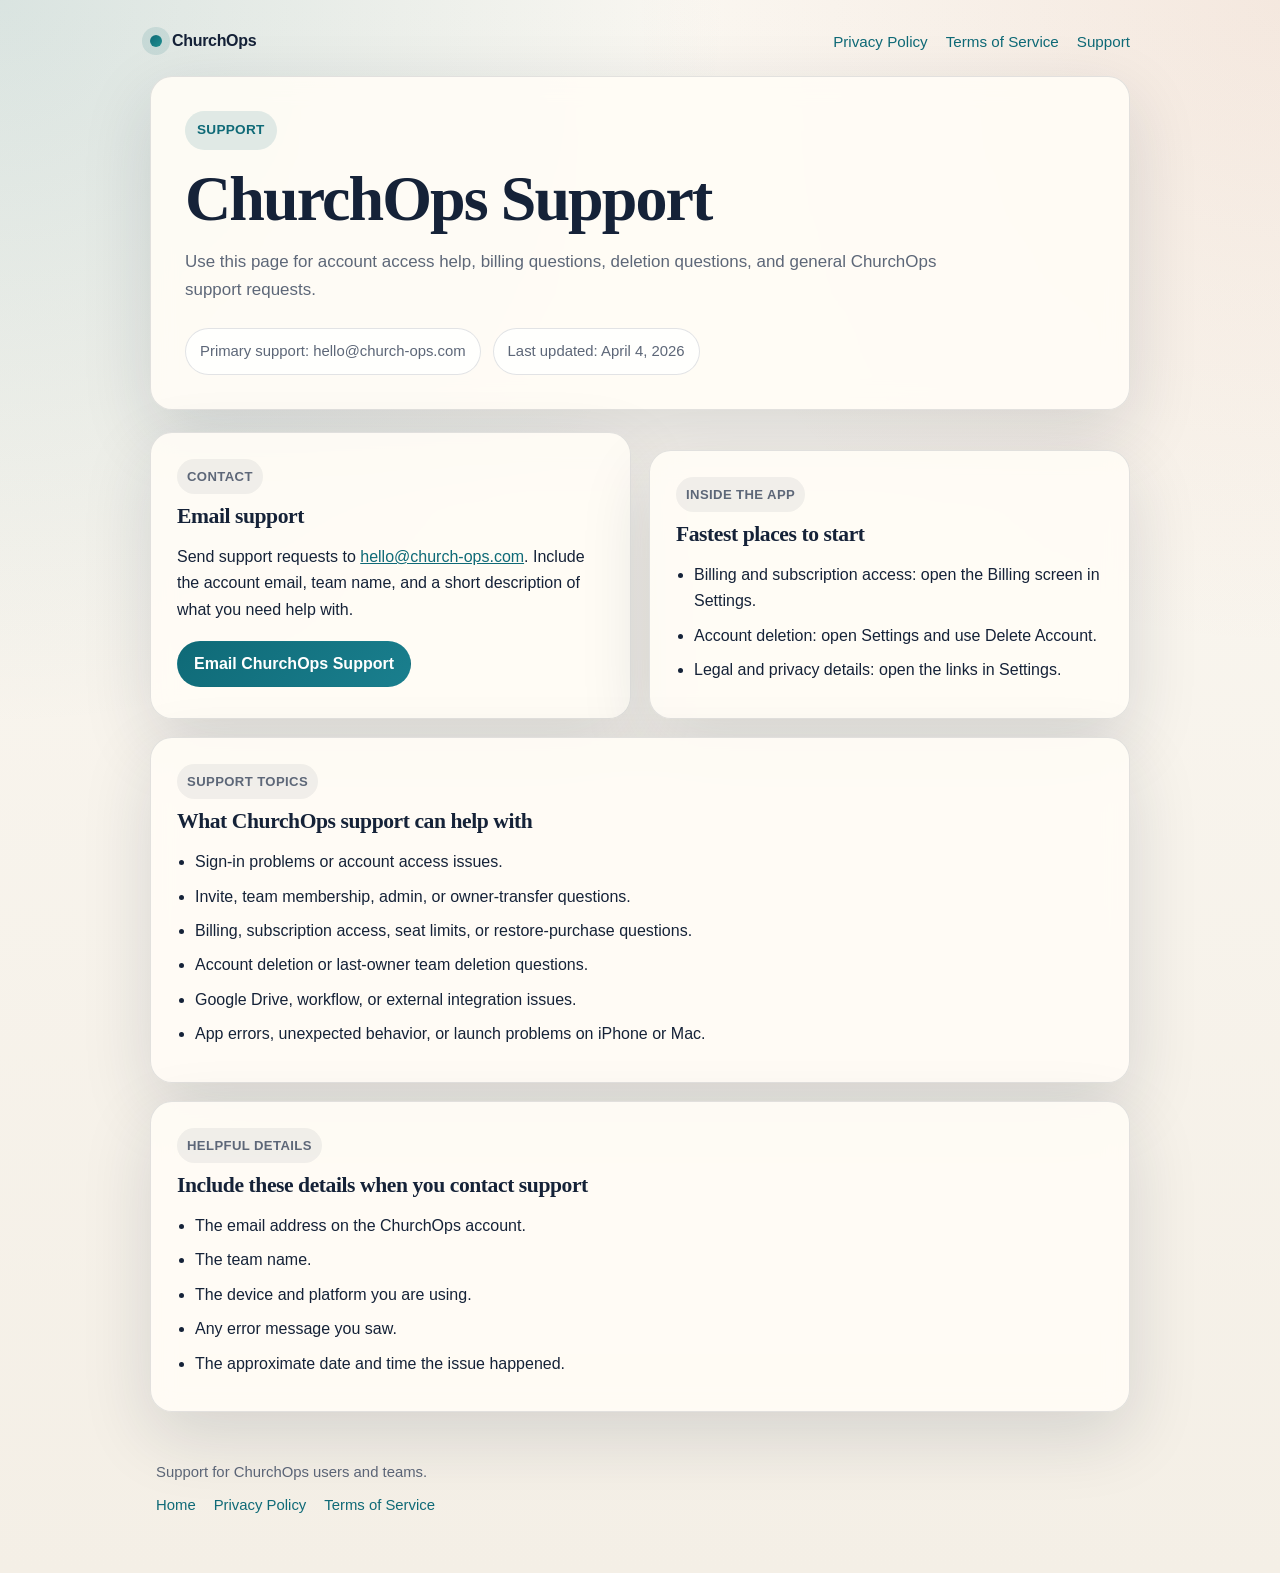
<file: support.html>
<!DOCTYPE html>
<html lang="en">
<head>
  <meta charset="utf-8">
  <meta name="viewport" content="width=device-width, initial-scale=1">
  <title>ChurchOps | Support</title>
  <meta name="description" content="ChurchOps support information for billing, account deletion, access, and privacy questions.">
  <link rel="stylesheet" href="/styles.css">
</head>
<body>
  <div class="page-shell">
    <div class="topbar">
      <a class="brand" href="/">
        <span class="brand-mark"></span>
        <span>ChurchOps</span>
      </a>
      <div class="top-links">
        <a href="/privacy.html">Privacy Policy</a>
        <a href="/terms.html">Terms of Service</a>
        <a href="/support.html">Support</a>
      </div>
    </div>

    <section class="hero">
      <div class="eyebrow">Support</div>
      <h1>ChurchOps Support</h1>
      <p class="lead">
        Use this page for account access help, billing questions, deletion questions, and general
        ChurchOps support requests.
      </p>
      <div class="hero-meta">
        <div class="meta-chip">Primary support: hello@church-ops.com</div>
        <div class="meta-chip">Last updated: April 4, 2026</div>
      </div>
    </section>

    <div class="two-up">
      <article class="content-card">
        <div class="section-label">Contact</div>
        <h2>Email support</h2>
        <p>
          Send support requests to <a href="mailto:hello@church-ops.com">hello@church-ops.com</a>.
          Include the account email, team name, and a short description of what you need help with.
        </p>
        <div class="support-actions">
          <a class="button-link primary" href="mailto:hello@church-ops.com">Email ChurchOps Support</a>
        </div>
      </article>

      <article class="content-card">
        <div class="section-label">Inside the App</div>
        <h2>Fastest places to start</h2>
        <ul>
          <li>Billing and subscription access: open the Billing screen in Settings.</li>
          <li>Account deletion: open Settings and use Delete Account.</li>
          <li>Legal and privacy details: open the links in Settings.</li>
        </ul>
      </article>
    </div>

    <article class="content-card" style="margin-top: 18px;">
      <div class="section-label">Support Topics</div>
      <h2>What ChurchOps support can help with</h2>
      <ul>
        <li>Sign-in problems or account access issues.</li>
        <li>Invite, team membership, admin, or owner-transfer questions.</li>
        <li>Billing, subscription access, seat limits, or restore-purchase questions.</li>
        <li>Account deletion or last-owner team deletion questions.</li>
        <li>Google Drive, workflow, or external integration issues.</li>
        <li>App errors, unexpected behavior, or launch problems on iPhone or Mac.</li>
      </ul>
    </article>

    <article class="content-card" style="margin-top: 18px;">
      <div class="section-label">Helpful Details</div>
      <h2>Include these details when you contact support</h2>
      <ul>
        <li>The email address on the ChurchOps account.</li>
        <li>The team name.</li>
        <li>The device and platform you are using.</li>
        <li>Any error message you saw.</li>
        <li>The approximate date and time the issue happened.</li>
      </ul>
    </article>

    <footer class="footer">
      <div>Support for ChurchOps users and teams.</div>
      <div class="footer-links">
        <a href="/">Home</a>
        <a href="/privacy.html">Privacy Policy</a>
        <a href="/terms.html">Terms of Service</a>
      </div>
    </footer>
  </div>
</body>
</html>
</file>
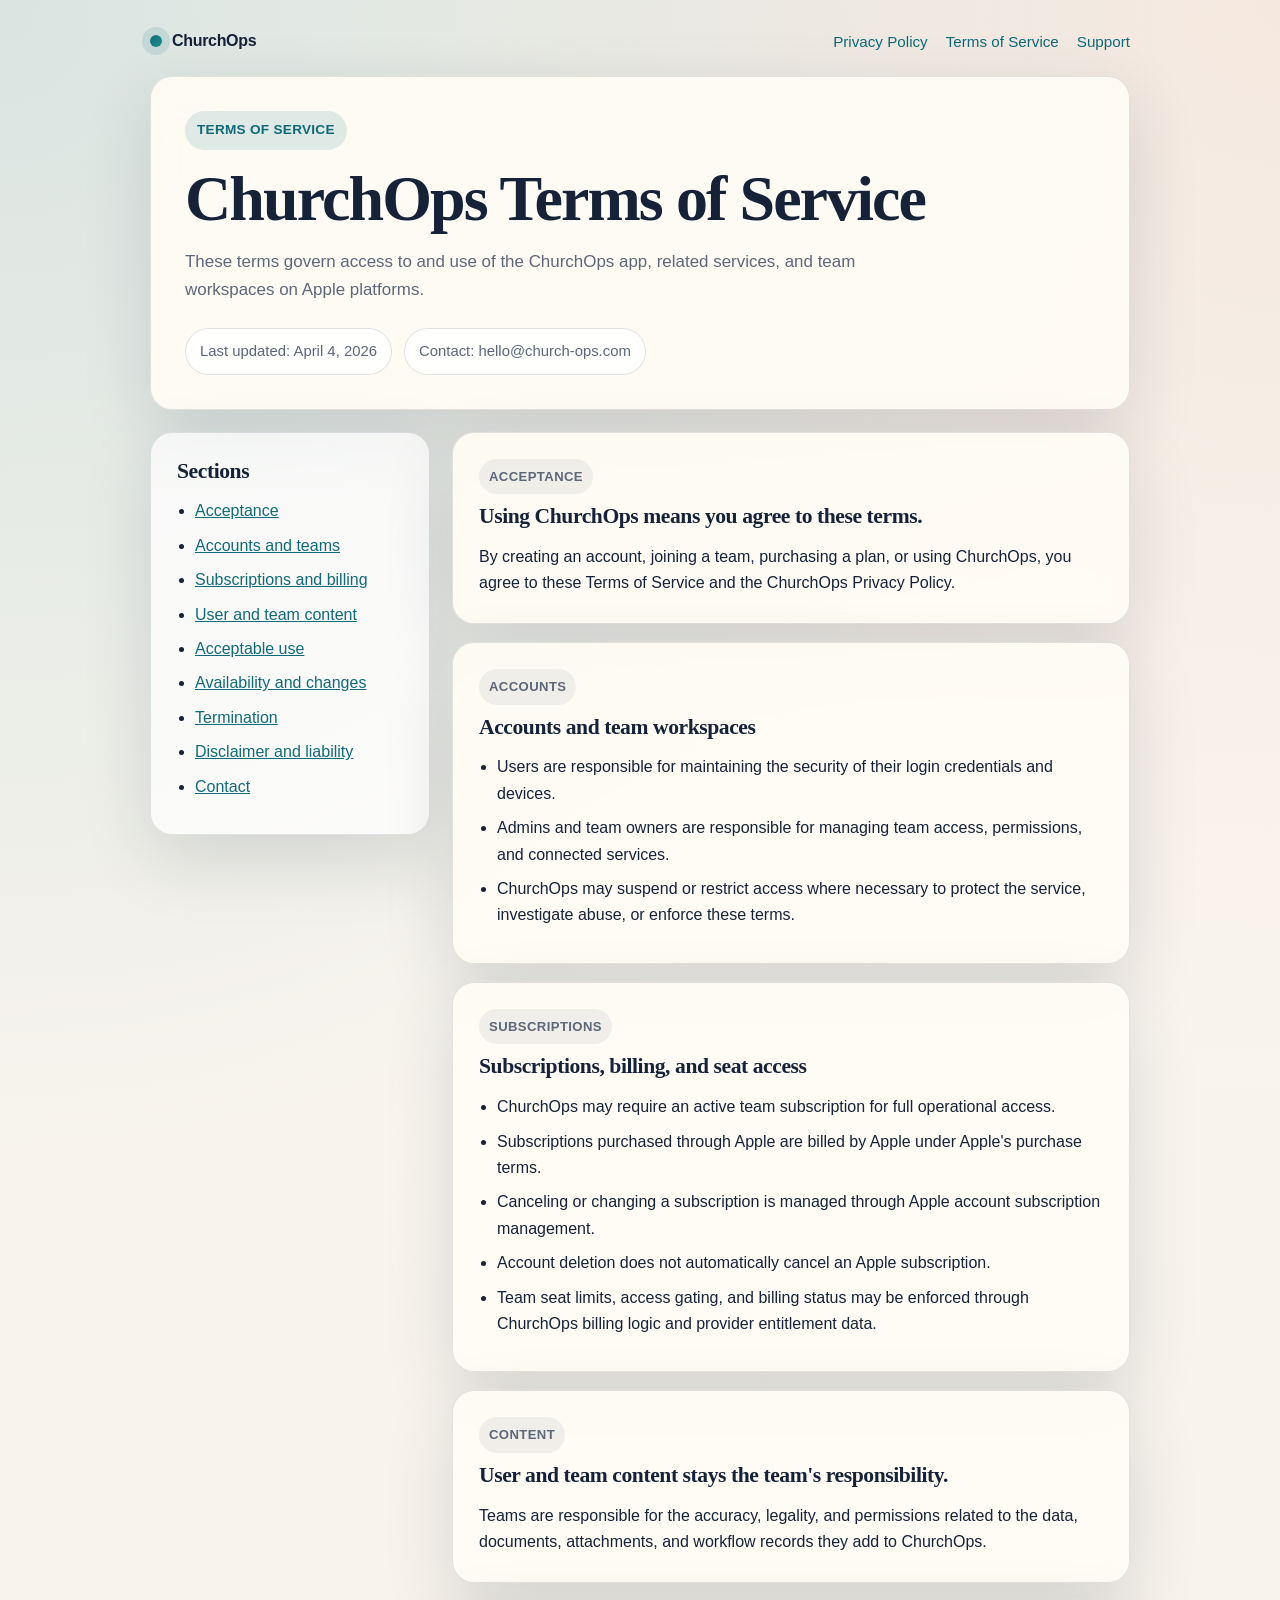
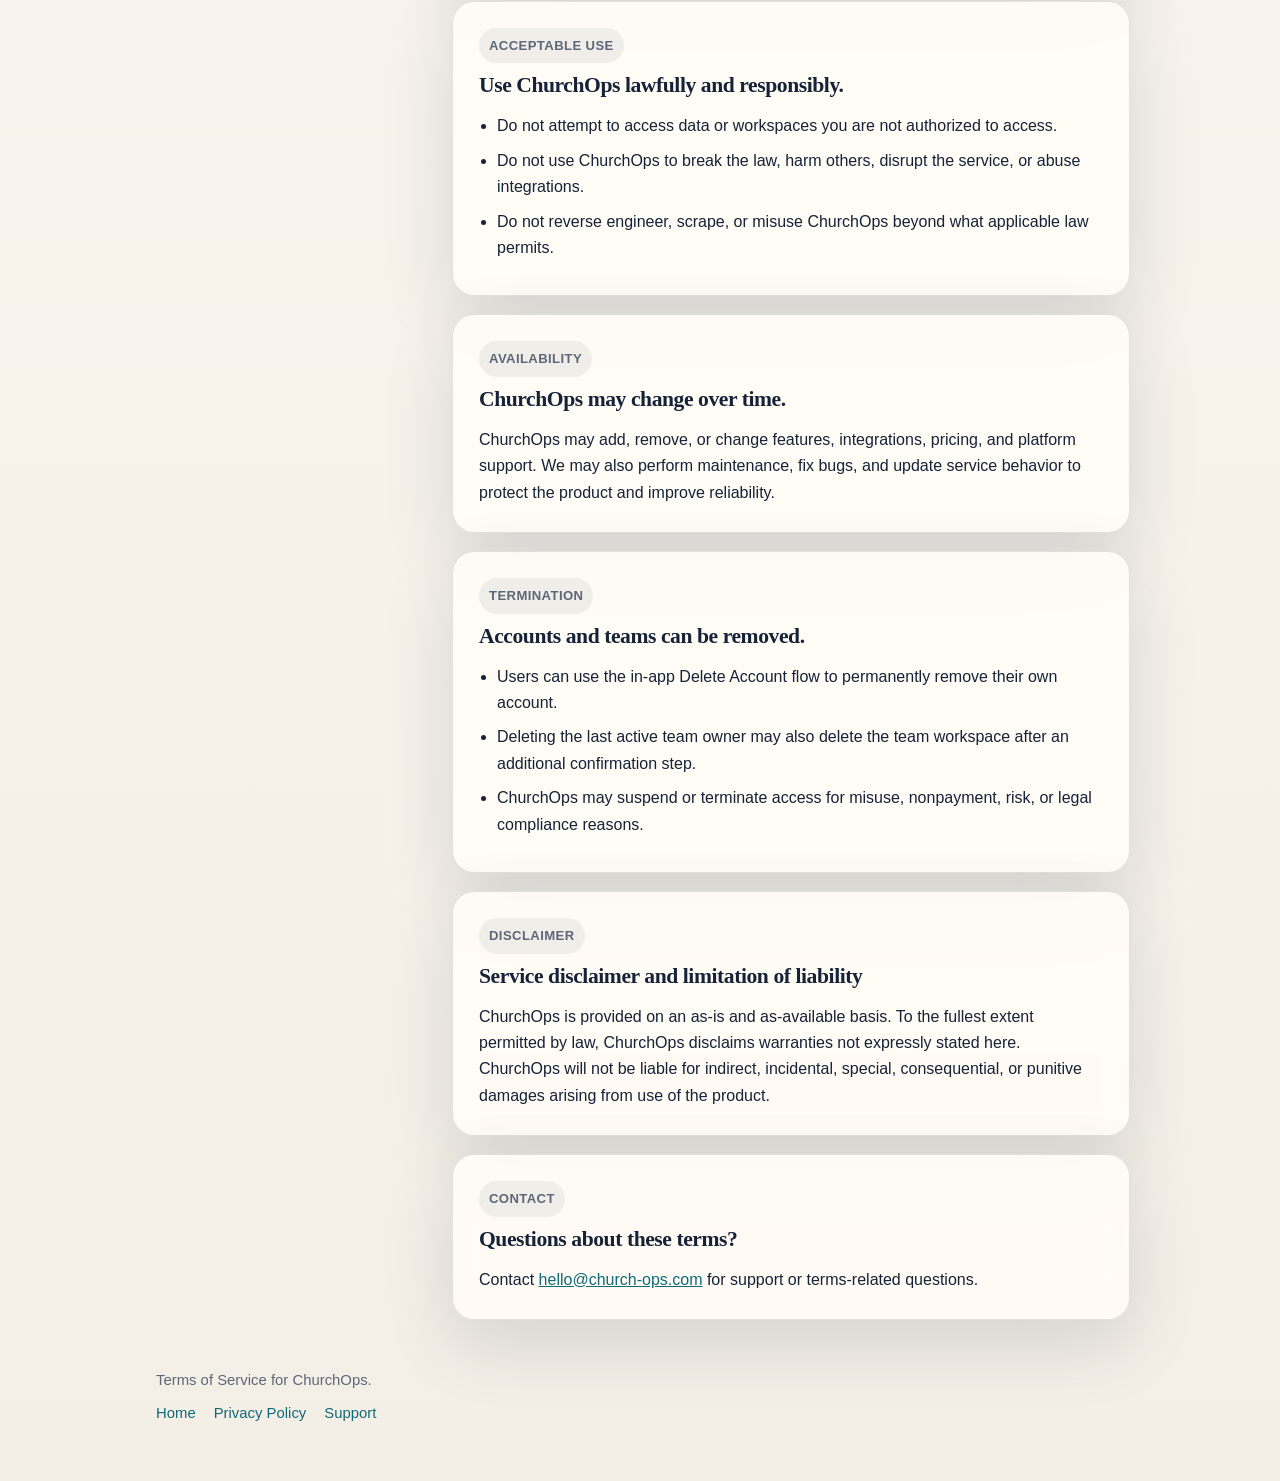
<file: terms.html>
<!DOCTYPE html>
<html lang="en">
<head>
  <meta charset="utf-8">
  <meta name="viewport" content="width=device-width, initial-scale=1">
  <title>ChurchOps | Terms of Service</title>
  <meta name="description" content="ChurchOps terms of service for users, admins, subscriptions, and service use.">
  <link rel="stylesheet" href="/styles.css">
</head>
<body>
  <div class="page-shell">
    <div class="topbar">
      <a class="brand" href="/">
        <span class="brand-mark"></span>
        <span>ChurchOps</span>
      </a>
      <div class="top-links">
        <a href="/privacy.html">Privacy Policy</a>
        <a href="/terms.html">Terms of Service</a>
        <a href="/support.html">Support</a>
      </div>
    </div>

    <section class="hero">
      <div class="eyebrow">Terms of Service</div>
      <h1>ChurchOps Terms of Service</h1>
      <p class="lead">
        These terms govern access to and use of the ChurchOps app, related services, and team
        workspaces on Apple platforms.
      </p>
      <div class="hero-meta">
        <div class="meta-chip">Last updated: April 4, 2026</div>
        <div class="meta-chip">Contact: hello@church-ops.com</div>
      </div>
    </section>

    <div class="grid">
      <aside class="nav-card">
        <h2>Sections</h2>
        <ul>
          <li><a href="#acceptance">Acceptance</a></li>
          <li><a href="#accounts">Accounts and teams</a></li>
          <li><a href="#subscriptions">Subscriptions and billing</a></li>
          <li><a href="#content">User and team content</a></li>
          <li><a href="#acceptable-use">Acceptable use</a></li>
          <li><a href="#availability">Availability and changes</a></li>
          <li><a href="#termination">Termination</a></li>
          <li><a href="#disclaimer">Disclaimer and liability</a></li>
          <li><a href="#contact">Contact</a></li>
        </ul>
      </aside>

      <main>
        <article class="content-card" id="acceptance">
          <div class="section-label">Acceptance</div>
          <h2>Using ChurchOps means you agree to these terms.</h2>
          <p>
            By creating an account, joining a team, purchasing a plan, or using ChurchOps, you agree
            to these Terms of Service and the ChurchOps Privacy Policy.
          </p>
        </article>

        <article class="content-card" id="accounts">
          <div class="section-label">Accounts</div>
          <h2>Accounts and team workspaces</h2>
          <ul>
            <li>Users are responsible for maintaining the security of their login credentials and devices.</li>
            <li>Admins and team owners are responsible for managing team access, permissions, and connected services.</li>
            <li>ChurchOps may suspend or restrict access where necessary to protect the service, investigate abuse, or enforce these terms.</li>
          </ul>
        </article>

        <article class="content-card" id="subscriptions">
          <div class="section-label">Subscriptions</div>
          <h2>Subscriptions, billing, and seat access</h2>
          <ul>
            <li>ChurchOps may require an active team subscription for full operational access.</li>
            <li>Subscriptions purchased through Apple are billed by Apple under Apple&apos;s purchase terms.</li>
            <li>Canceling or changing a subscription is managed through Apple account subscription management.</li>
            <li>Account deletion does not automatically cancel an Apple subscription.</li>
            <li>Team seat limits, access gating, and billing status may be enforced through ChurchOps billing logic and provider entitlement data.</li>
          </ul>
        </article>

        <article class="content-card" id="content">
          <div class="section-label">Content</div>
          <h2>User and team content stays the team&apos;s responsibility.</h2>
          <p>
            Teams are responsible for the accuracy, legality, and permissions related to the data,
            documents, attachments, and workflow records they add to ChurchOps.
          </p>
        </article>

        <article class="content-card" id="acceptable-use">
          <div class="section-label">Acceptable Use</div>
          <h2>Use ChurchOps lawfully and responsibly.</h2>
          <ul>
            <li>Do not attempt to access data or workspaces you are not authorized to access.</li>
            <li>Do not use ChurchOps to break the law, harm others, disrupt the service, or abuse integrations.</li>
            <li>Do not reverse engineer, scrape, or misuse ChurchOps beyond what applicable law permits.</li>
          </ul>
        </article>

        <article class="content-card" id="availability">
          <div class="section-label">Availability</div>
          <h2>ChurchOps may change over time.</h2>
          <p>
            ChurchOps may add, remove, or change features, integrations, pricing, and platform support.
            We may also perform maintenance, fix bugs, and update service behavior to protect the
            product and improve reliability.
          </p>
        </article>

        <article class="content-card" id="termination">
          <div class="section-label">Termination</div>
          <h2>Accounts and teams can be removed.</h2>
          <ul>
            <li>Users can use the in-app Delete Account flow to permanently remove their own account.</li>
            <li>Deleting the last active team owner may also delete the team workspace after an additional confirmation step.</li>
            <li>ChurchOps may suspend or terminate access for misuse, nonpayment, risk, or legal compliance reasons.</li>
          </ul>
        </article>

        <article class="content-card" id="disclaimer">
          <div class="section-label">Disclaimer</div>
          <h2>Service disclaimer and limitation of liability</h2>
          <p>
            ChurchOps is provided on an as-is and as-available basis. To the fullest extent permitted
            by law, ChurchOps disclaims warranties not expressly stated here. ChurchOps will not be
            liable for indirect, incidental, special, consequential, or punitive damages arising from
            use of the product.
          </p>
        </article>

        <article class="content-card" id="contact">
          <div class="section-label">Contact</div>
          <h2>Questions about these terms?</h2>
          <p>
            Contact <a href="mailto:hello@church-ops.com">hello@church-ops.com</a> for support or terms-related questions.
          </p>
        </article>
      </main>
    </div>

    <footer class="footer">
      <div>Terms of Service for ChurchOps.</div>
      <div class="footer-links">
        <a href="/">Home</a>
        <a href="/privacy.html">Privacy Policy</a>
        <a href="/support.html">Support</a>
      </div>
    </footer>
  </div>
</body>
</html>
</file>
<file: styles.css>
:root {
  --bg: #f4efe6;
  --paper: rgba(255, 252, 246, 0.92);
  --ink: #152238;
  --muted: #5d6778;
  --line: rgba(21, 34, 56, 0.12);
  --accent: #0f6a77;
  --accent-soft: rgba(15, 106, 119, 0.12);
  --shadow: 0 24px 70px rgba(21, 34, 56, 0.14);
  --radius: 22px;
  --content-width: 980px;
}

* {
  box-sizing: border-box;
}

html {
  scroll-behavior: smooth;
}

body {
  margin: 0;
  min-height: 100vh;
  color: var(--ink);
  background:
    radial-gradient(circle at top left, rgba(15, 106, 119, 0.14), transparent 36%),
    radial-gradient(circle at top right, rgba(196, 116, 84, 0.12), transparent 32%),
    linear-gradient(180deg, #fbf8f2 0%, var(--bg) 100%);
  font: 16px/1.65 -apple-system, BlinkMacSystemFont, "SF Pro Text", "Segoe UI", sans-serif;
}

a {
  color: var(--accent);
}

a:hover {
  opacity: 0.86;
}

.page-shell {
  width: min(calc(100% - 32px), var(--content-width));
  margin: 0 auto;
  padding: 28px 0 56px;
}

.topbar {
  display: flex;
  align-items: center;
  justify-content: space-between;
  gap: 16px;
  margin-bottom: 22px;
}

.brand {
  display: inline-flex;
  align-items: center;
  gap: 10px;
  text-decoration: none;
  color: var(--ink);
  font-weight: 700;
  letter-spacing: -0.02em;
}

.brand-mark {
  width: 12px;
  height: 12px;
  border-radius: 999px;
  background: linear-gradient(135deg, #0f6a77 0%, #1f8f8f 100%);
  box-shadow: 0 0 0 8px rgba(15, 106, 119, 0.12);
}

.top-links {
  display: flex;
  flex-wrap: wrap;
  gap: 12px 18px;
  align-items: center;
}

.top-links a {
  text-decoration: none;
  font-size: 0.95rem;
}

.hero,
.content-card {
  background: var(--paper);
  border: 1px solid var(--line);
  border-radius: var(--radius);
  box-shadow: var(--shadow);
  backdrop-filter: blur(12px);
}

.hero {
  padding: 34px;
  margin-bottom: 22px;
}

.eyebrow {
  display: inline-flex;
  align-items: center;
  gap: 8px;
  padding: 8px 12px;
  border-radius: 999px;
  background: var(--accent-soft);
  color: var(--accent);
  font-size: 0.85rem;
  font-weight: 700;
  letter-spacing: 0.02em;
  text-transform: uppercase;
}

h1 {
  margin: 16px 0 10px;
  font: 700 clamp(2.2rem, 5vw, 4rem)/1.02 "Iowan Old Style", "Palatino Linotype", Georgia, serif;
  letter-spacing: -0.03em;
}

.lead {
  max-width: 760px;
  font-size: 1.06rem;
  color: var(--muted);
}

.hero-meta {
  display: flex;
  flex-wrap: wrap;
  gap: 12px;
  margin-top: 24px;
}

.meta-chip {
  padding: 10px 14px;
  border-radius: 999px;
  background: rgba(255, 255, 255, 0.8);
  border: 1px solid var(--line);
  font-size: 0.93rem;
  color: var(--muted);
}

.grid {
  display: grid;
  grid-template-columns: minmax(0, 280px) minmax(0, 1fr);
  gap: 22px;
}

.nav-card,
.content-card {
  padding: 26px;
}

.nav-card {
  position: sticky;
  top: 22px;
  align-self: start;
  background: rgba(255, 255, 255, 0.7);
  border: 1px solid var(--line);
  border-radius: var(--radius);
  box-shadow: var(--shadow);
}

.nav-card h2,
.content-card h2 {
  margin: 0 0 14px;
  font: 700 1.35rem/1.2 "Iowan Old Style", "Palatino Linotype", Georgia, serif;
  letter-spacing: -0.02em;
}

.nav-card ul,
.content-card ul {
  margin: 0;
  padding-left: 18px;
}

.nav-card li,
.content-card li {
  margin: 8px 0;
}

.content-card + .content-card {
  margin-top: 18px;
}

.section-label {
  display: inline-flex;
  margin-bottom: 10px;
  padding: 7px 10px;
  border-radius: 999px;
  background: rgba(21, 34, 56, 0.06);
  color: var(--muted);
  font-size: 0.82rem;
  font-weight: 700;
  letter-spacing: 0.03em;
  text-transform: uppercase;
}

.content-card p {
  margin: 0 0 14px;
}

.content-card p:last-child,
.content-card ul:last-child {
  margin-bottom: 0;
}

.callout {
  padding: 16px 18px;
  border-left: 4px solid var(--accent);
  border-radius: 16px;
  background: rgba(15, 106, 119, 0.08);
  color: var(--ink);
}

.two-up {
  display: grid;
  grid-template-columns: repeat(2, minmax(0, 1fr));
  gap: 18px;
}

.mini-card {
  padding: 18px;
  border-radius: 18px;
  background: rgba(255, 255, 255, 0.74);
  border: 1px solid var(--line);
}

.footer {
  margin-top: 26px;
  padding: 22px 6px 0;
  color: var(--muted);
  font-size: 0.93rem;
}

.footer-links {
  display: flex;
  flex-wrap: wrap;
  gap: 12px 18px;
  margin-top: 8px;
}

.footer-links a {
  text-decoration: none;
}

.support-actions {
  display: flex;
  flex-wrap: wrap;
  gap: 12px;
  margin-top: 18px;
}

.button-link {
  display: inline-flex;
  align-items: center;
  justify-content: center;
  gap: 8px;
  min-height: 46px;
  padding: 0 16px;
  border-radius: 999px;
  text-decoration: none;
  font-weight: 600;
  border: 1px solid transparent;
}

.button-link.primary {
  color: #fff;
  background: linear-gradient(135deg, #0f6a77 0%, #1a7f8e 100%);
}

.button-link.secondary {
  color: var(--ink);
  background: rgba(255, 255, 255, 0.82);
  border-color: var(--line);
}

@media (max-width: 860px) {
  .grid,
  .two-up {
    grid-template-columns: 1fr;
  }

  .nav-card {
    position: static;
  }

  .hero,
  .nav-card,
  .content-card {
    padding: 22px;
  }

  .topbar {
    flex-direction: column;
    align-items: flex-start;
  }
}
</file>
